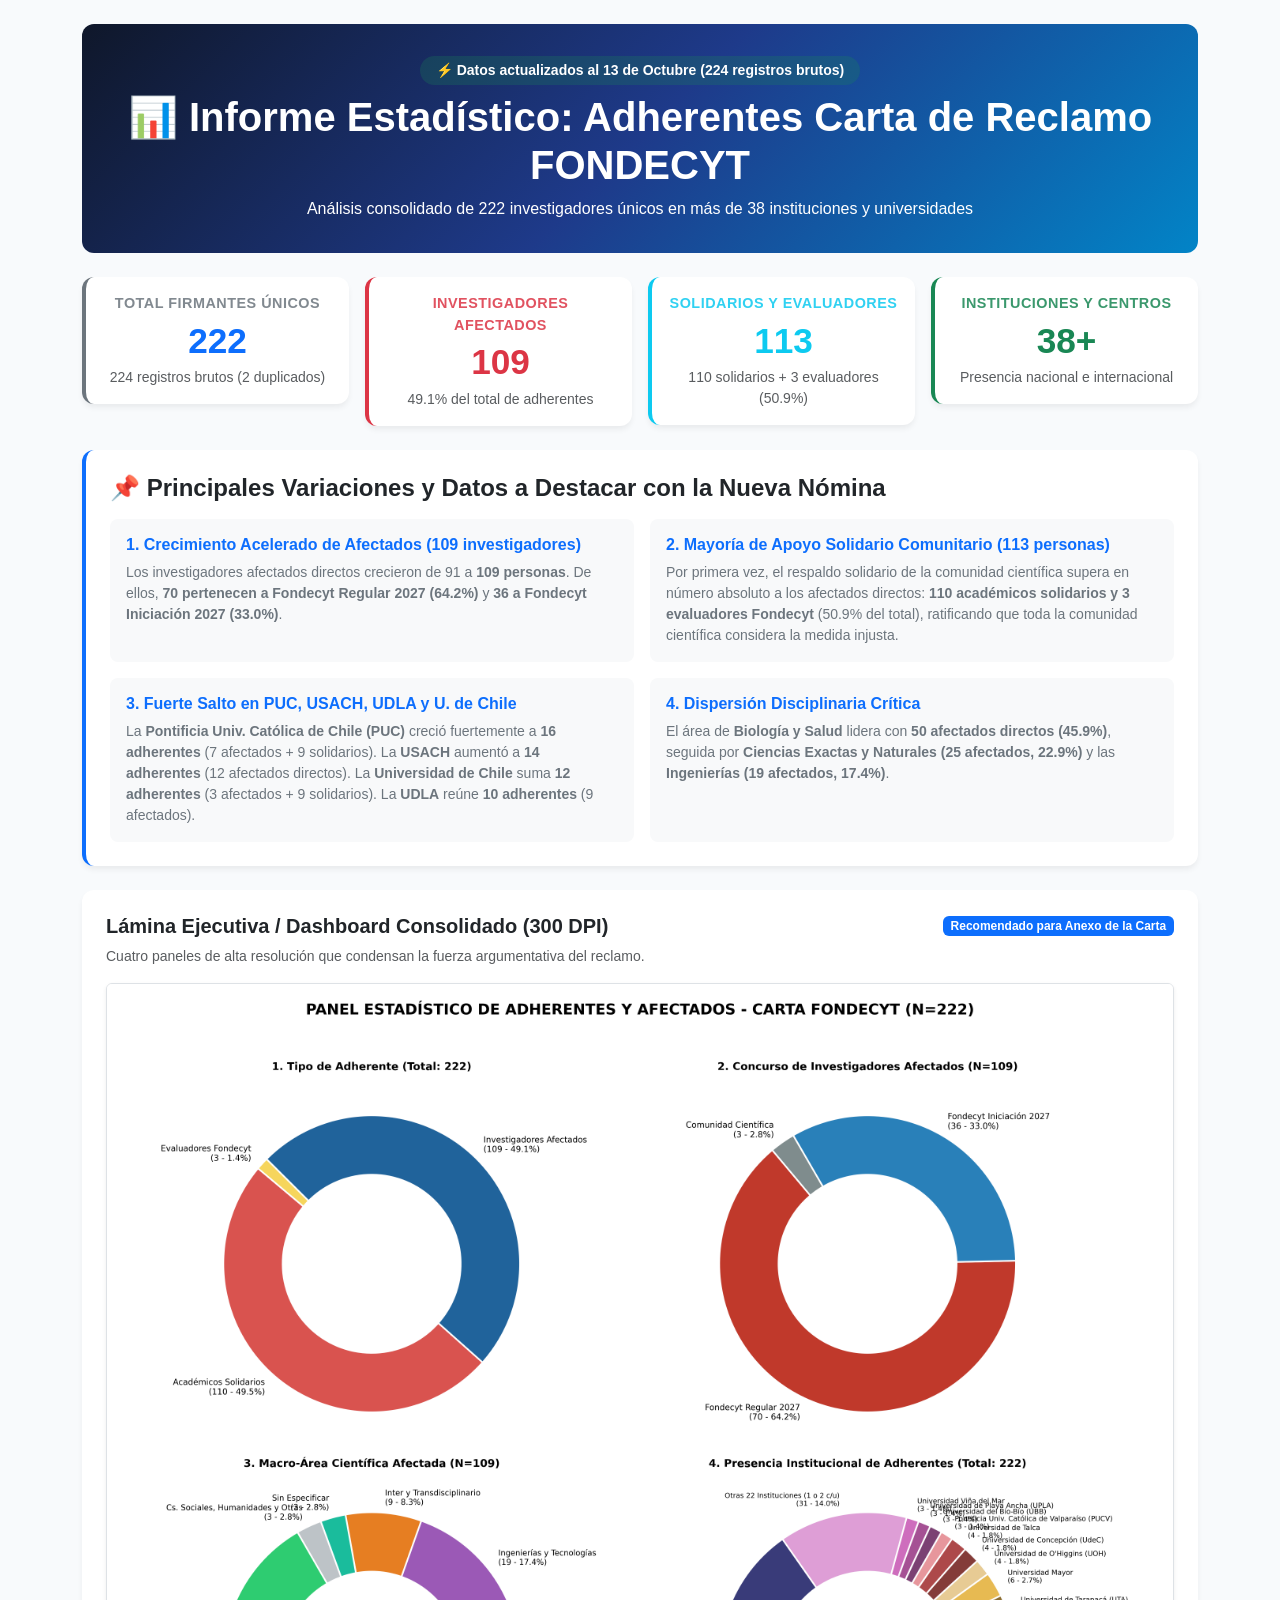
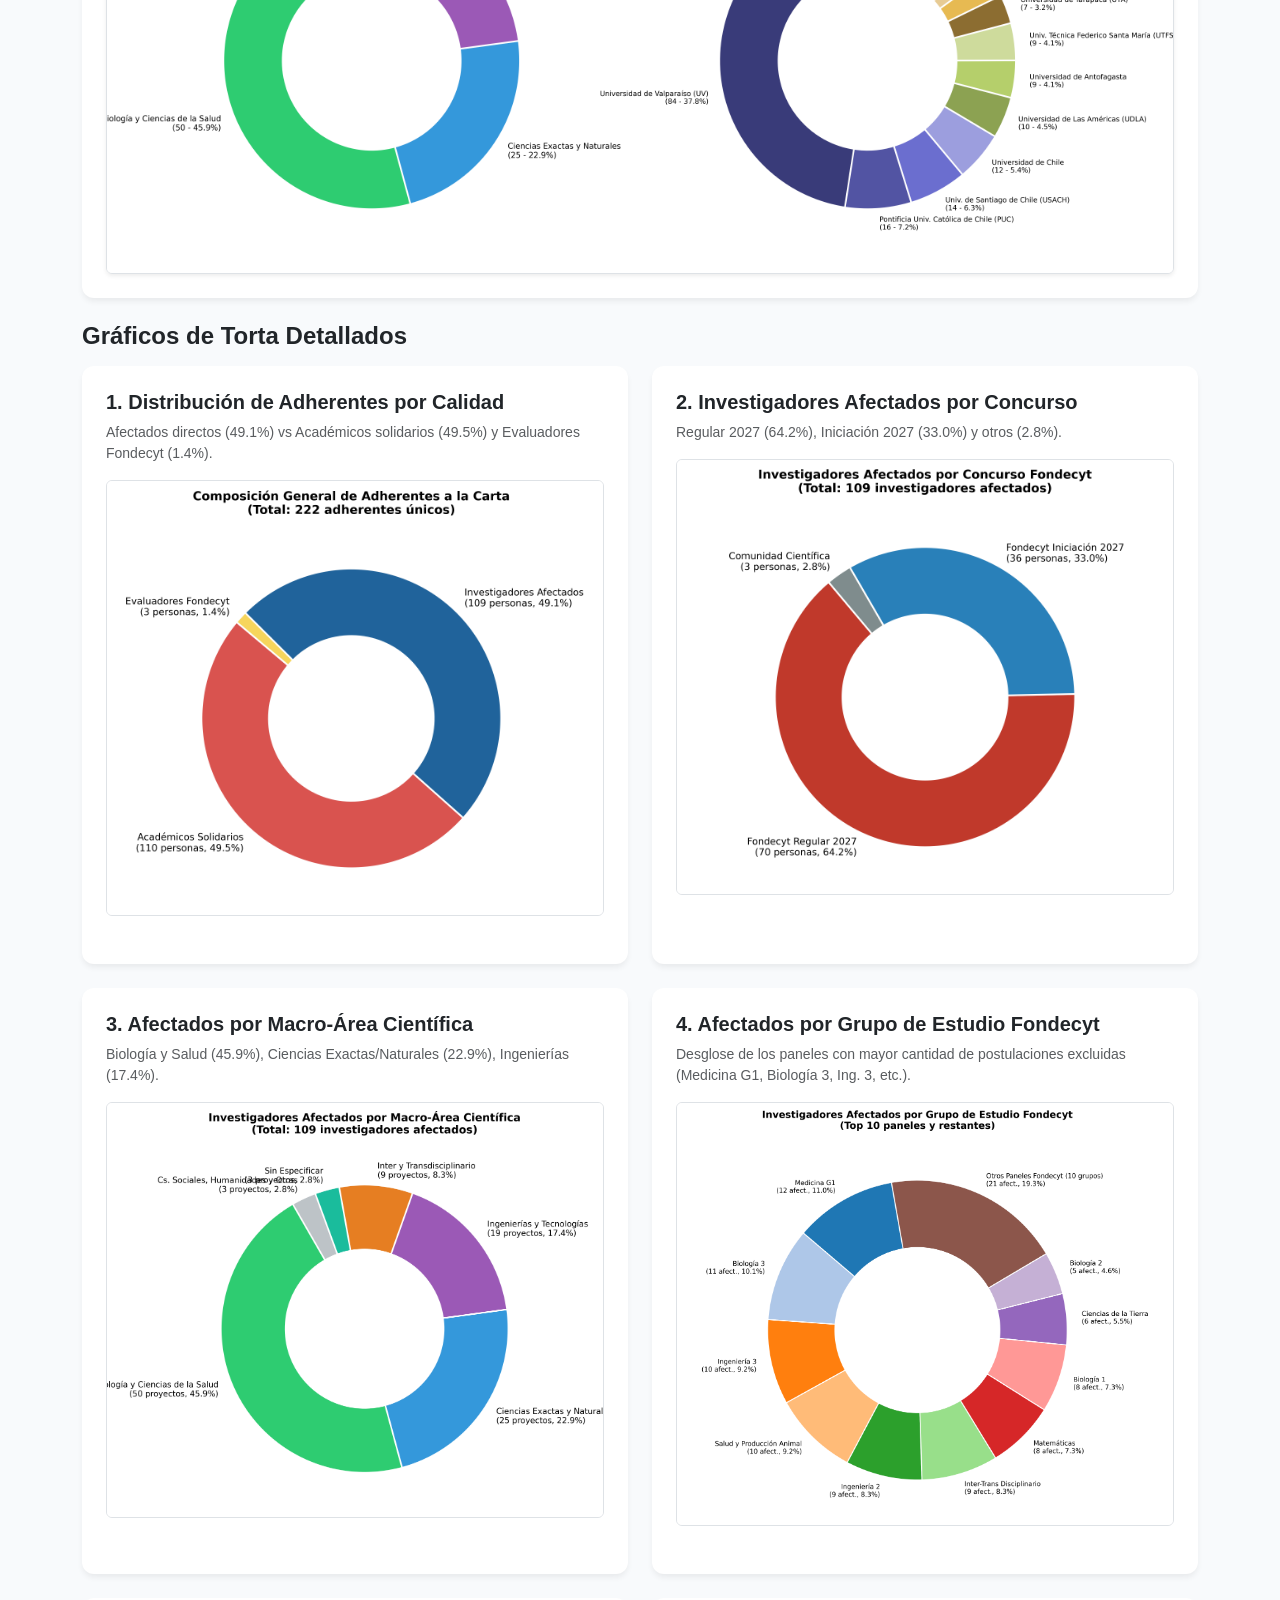
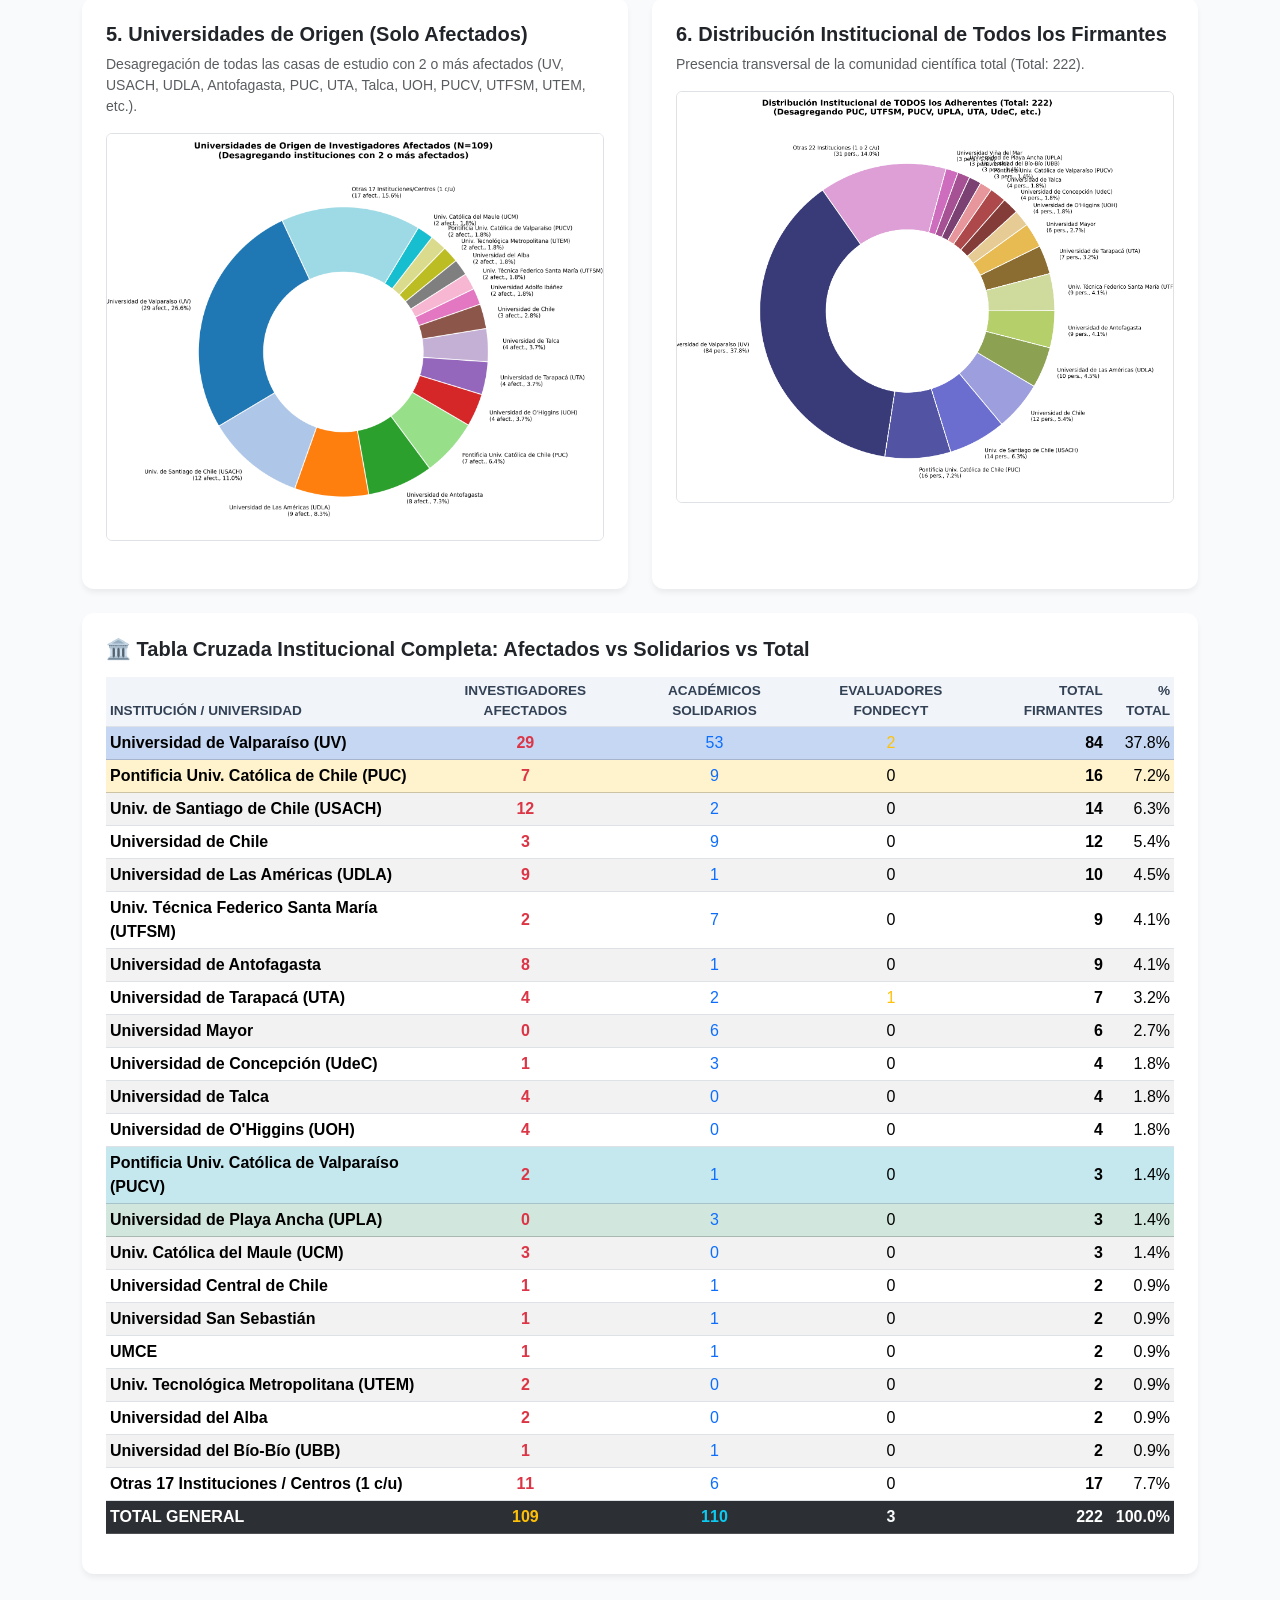
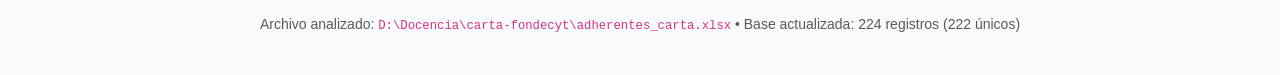
<file: reporte_estadisticas_fondecyt.html>
<!DOCTYPE html>
<html lang="es">
<head>
<meta charset="UTF-8">
<meta name="viewport" content="width=device-width, initial-scale=1.0">
<title>Estadísticas y Análisis de Adherentes - Carta FONDECYT (Actualizado)</title>
<link href="https://cdn.jsdelivr.net/npm/bootstrap@5.3.0/dist/css/bootstrap.min.css" rel="stylesheet">
<style>
  body { background-color: #f8fafc; font-family: -apple-system, BlinkMacSystemFont, 'Segoe UI', Roboto, Helvetica, Arial, sans-serif; color: #1e293b; }
  .header-box { background: linear-gradient(135deg, #0f172a, #1e3a8a, #0284c7); color: white; border-radius: 12px; padding: 32px 24px; margin-bottom: 24px; }
  .card-metric { border: none; border-radius: 12px; box-shadow: 0 4px 6px -1px rgba(0,0,0,0.07); transition: transform 0.2s; }
  .card-metric:hover { transform: translateY(-3px); }
  .metric-val { font-size: 2.2rem; font-weight: 700; }
  .metric-label { font-size: 0.9rem; text-transform: uppercase; letter-spacing: 0.5px; opacity: 0.85; font-weight: 600; }
  .chart-card { border: none; border-radius: 12px; box-shadow: 0 4px 6px -1px rgba(0,0,0,0.07); margin-bottom: 24px; background: white; }
  .table-custom th { background-color: #f1f5f9; color: #334155; font-size: 0.85rem; text-transform: uppercase; }
  .badge-pucv { background-color: #e0f2fe; color: #0369a1; font-weight: 600; }
  .badge-puc { background-color: #fef3c7; color: #92400e; font-weight: 600; }
  .badge-upla { background-color: #dcfce7; color: #15803d; font-weight: 600; }
  .badge-usach { background-color: #f3e8ff; color: #6b21a8; font-weight: 600; }
</style>
</head>
<body>
<div class="container py-4">
  <div class="header-box text-center">
    <div class="d-inline-block px-3 py-1 bg-success bg-opacity-25 rounded-pill text-white small mb-2 fw-semibold">
      ⚡ Datos actualizados al 13 de Octubre (224 registros brutos)
    </div>
    <h1 class="fw-bold mb-2">📊 Informe Estadístico: Adherentes Carta de Reclamo FONDECYT</h1>
    <p class="mb-0 lead fs-6">Análisis consolidado de 222 investigadores únicos en más de 38 instituciones y universidades</p>
  </div>

  <!-- Métricas Clave -->
  <div class="row g-3 mb-4">
    <div class="col-md-3">
      <div class="card card-metric p-3 text-center bg-white border-start border-4 border-secondary">
        <div class="metric-label text-secondary">Total Firmantes Únicos</div>
        <div class="metric-val text-primary">222</div>
        <small class="text-muted">224 registros brutos (2 duplicados)</small>
      </div>
    </div>
    <div class="col-md-3">
      <div class="card card-metric p-3 text-center bg-white border-start border-4 border-danger">
        <div class="metric-label text-danger">Investigadores Afectados</div>
        <div class="metric-val text-danger">109</div>
        <small class="text-muted">49.1% del total de adherentes</small>
      </div>
    </div>
    <div class="col-md-3">
      <div class="card card-metric p-3 text-center bg-white border-start border-4 border-info">
        <div class="metric-label text-info">Solidarios y Evaluadores</div>
        <div class="metric-val text-info">113</div>
        <small class="text-muted">110 solidarios + 3 evaluadores (50.9%)</small>
      </div>
    </div>
    <div class="col-md-3">
      <div class="card card-metric p-3 text-center bg-white border-start border-4 border-success">
        <div class="metric-label text-success">Instituciones y Centros</div>
        <div class="metric-val text-success">38+</div>
        <small class="text-muted">Presencia nacional e internacional</small>
      </div>
    </div>
  </div>

  <!-- Principales Hallazgos de la Actualización -->
  <div class="card chart-card p-4 mb-4 border-start border-4 border-primary">
    <h4 class="fw-bold text-dark mb-3">📌 Principales Variaciones y Datos a Destacar con la Nueva Nómina</h4>
    <div class="row g-3">
      <div class="col-md-6">
        <div class="p-3 bg-light rounded-3 h-100">
          <h6 class="fw-bold text-primary mb-2">1. Crecimiento Acelerado de Afectados (109 investigadores)</h6>
          <p class="mb-0 small text-secondary">
            Los investigadores afectados directos crecieron de 91 a <strong>109 personas</strong>.
            De ellos, <strong>70 pertenecen a Fondecyt Regular 2027 (64.2%)</strong> y <strong>36 a Fondecyt Iniciación 2027 (33.0%)</strong>.
          </p>
        </div>
      </div>
      <div class="col-md-6">
        <div class="p-3 bg-light rounded-3 h-100">
          <h6 class="fw-bold text-primary mb-2">2. Mayoría de Apoyo Solidario Comunitario (113 personas)</h6>
          <p class="mb-0 small text-secondary">
            Por primera vez, el respaldo solidario de la comunidad científica supera en número absoluto a los afectados directos: <strong>110 académicos solidarios y 3 evaluadores Fondecyt</strong> (50.9% del total), ratificando que toda la comunidad científica considera la medida injusta.
          </p>
        </div>
      </div>
      <div class="col-md-6">
        <div class="p-3 bg-light rounded-3 h-100">
          <h6 class="fw-bold text-primary mb-2">3. Fuerte Salto en PUC, USACH, UDLA y U. de Chile</h6>
          <p class="mb-0 small text-secondary">
            La <strong>Pontificia Univ. Católica de Chile (PUC)</strong> creció fuertemente a <strong>16 adherentes</strong> (7 afectados + 9 solidarios).
            La <strong>USACH</strong> aumentó a <strong>14 adherentes</strong> (12 afectados directos).
            La <strong>Universidad de Chile</strong> suma <strong>12 adherentes</strong> (3 afectados + 9 solidarios).
            La <strong>UDLA</strong> reúne <strong>10 adherentes</strong> (9 afectados).
          </p>
        </div>
      </div>
      <div class="col-md-6">
        <div class="p-3 bg-light rounded-3 h-100">
          <h6 class="fw-bold text-primary mb-2">4. Dispersión Disciplinaria Crítica</h6>
          <p class="mb-0 small text-secondary">
            El área de <strong>Biología y Salud</strong> lidera con <strong>50 afectados directos (45.9%)</strong>, seguida por <strong>Ciencias Exactas y Naturales (25 afectados, 22.9%)</strong> y las <strong>Ingenierías (19 afectados, 17.4%)</strong>.
          </p>
        </div>
      </div>
    </div>
  </div>

  <!-- Dashboard Consolidado 4 en 1 -->
  <div class="card chart-card p-4 mb-4 text-center">
    <div class="d-flex justify-content-between align-items-center mb-2">
      <h5 class="fw-bold text-dark mb-0">Lámina Ejecutiva / Dashboard Consolidado (300 DPI)</h5>
      <span class="badge bg-primary">Recomendado para Anexo de la Carta</span>
    </div>
    <p class="text-muted small mb-3 text-start">Cuatro paneles de alta resolución que condensan la fuerza argumentativa del reclamo.</p>
    <a href="graficos/00_dashboard_completo_fondecyt.png" target="_blank" title="Clic para ver en tamaño completo">
      <img src="graficos/00_dashboard_completo_fondecyt.png" class="img-fluid rounded border shadow-sm" alt="Dashboard Completo">
    </a>
  </div>

  <!-- Galería de Gráficos Tipo Torta -->
  <h4 class="fw-bold text-dark mb-3">Gráficos de Torta Detallados</h4>
  <div class="row g-4 mb-4">
    <div class="col-lg-6">
      <div class="card chart-card p-4 h-100">
        <h5 class="fw-bold mb-2 text-dark">1. Distribución de Adherentes por Calidad</h5>
        <p class="text-muted small mb-3">Afectados directos (49.1%) vs Académicos solidarios (49.5%) y Evaluadores Fondecyt (1.4%).</p>
        <a href="graficos/01_torta_adherentes_por_tipo.png" target="_blank">
          <img src="graficos/01_torta_adherentes_por_tipo.png" class="img-fluid rounded border" alt="Adherentes por Tipo">
        </a>
      </div>
    </div>
    <div class="col-lg-6">
      <div class="card chart-card p-4 h-100">
        <h5 class="fw-bold mb-2 text-dark">2. Investigadores Afectados por Concurso</h5>
        <p class="text-muted small mb-3">Regular 2027 (64.2%), Iniciación 2027 (33.0%) y otros (2.8%).</p>
        <a href="graficos/02_torta_afectados_concurso.png" target="_blank">
          <img src="graficos/02_torta_afectados_concurso.png" class="img-fluid rounded border" alt="Afectados por Concurso">
        </a>
      </div>
    </div>
    <div class="col-lg-6">
      <div class="card chart-card p-4 h-100">
        <h5 class="fw-bold mb-2 text-dark">3. Afectados por Macro-Área Científica</h5>
        <p class="text-muted small mb-3">Biología y Salud (45.9%), Ciencias Exactas/Naturales (22.9%), Ingenierías (17.4%).</p>
        <a href="graficos/03_torta_afectados_macroareas.png" target="_blank">
          <img src="graficos/03_torta_afectados_macroareas.png" class="img-fluid rounded border" alt="Afectados por Macro-Área">
        </a>
      </div>
    </div>
    <div class="col-lg-6">
      <div class="card chart-card p-4 h-100">
        <h5 class="fw-bold mb-2 text-dark">4. Afectados por Grupo de Estudio Fondecyt</h5>
        <p class="text-muted small mb-3">Desglose de los paneles con mayor cantidad de postulaciones excluidas (Medicina G1, Biología 3, Ing. 3, etc.).</p>
        <a href="graficos/04_torta_afectados_grupos_estudio.png" target="_blank">
          <img src="graficos/04_torta_afectados_grupos_estudio.png" class="img-fluid rounded border" alt="Grupos de Estudio Fondecyt">
        </a>
      </div>
    </div>
    <div class="col-lg-6">
      <div class="card chart-card p-4 h-100">
        <h5 class="fw-bold mb-2 text-dark">5. Universidades de Origen (Solo Afectados)</h5>
        <p class="text-muted small mb-3">Desagregación de todas las casas de estudio con 2 o más afectados (UV, USACH, UDLA, Antofagasta, PUC, UTA, Talca, UOH, PUCV, UTFSM, UTEM, etc.).</p>
        <a href="graficos/05_torta_afectados_universidades.png" target="_blank">
          <img src="graficos/05_torta_afectados_universidades.png" class="img-fluid rounded border" alt="Universidades Afectados">
        </a>
      </div>
    </div>
    <div class="col-lg-6">
      <div class="card chart-card p-4 h-100">
        <h5 class="fw-bold mb-2 text-dark">6. Distribución Institucional de Todos los Firmantes</h5>
        <p class="text-muted small mb-3">Presencia transversal de la comunidad científica total (Total: 222).</p>
        <a href="graficos/06_torta_total_adherentes_universidades.png" target="_blank">
          <img src="graficos/06_torta_total_adherentes_universidades.png" class="img-fluid rounded border" alt="Total Adherentes Universidades">
        </a>
      </div>
    </div>
  </div>

  <!-- Tabla Institucional Completa y Cruzada -->
  <div class="card chart-card p-4 mb-4">
    <h5 class="fw-bold mb-3 text-dark">🏛️ Tabla Cruzada Institucional Completa: Afectados vs Solidarios vs Total</h5>
    <div class="table-responsive">
      <table class="table table-sm table-striped table-hover align-middle table-custom">
        <thead>
          <tr>
            <th>Institución / Universidad</th>
            <th class="text-center">Investigadores Afectados</th>
            <th class="text-center">Académicos Solidarios</th>
            <th class="text-center">Evaluadores Fondecyt</th>
            <th class="text-end fw-bold">Total Firmantes</th>
            <th class="text-end">% Total</th>
          </tr>
        </thead>
        <tbody>
          <tr class="table-primary">
            <td><strong>Universidad de Valparaíso (UV)</strong></td>
            <td class="text-center fw-bold text-danger">29</td>
            <td class="text-center text-primary">53</td>
            <td class="text-center text-warning">2</td>
            <td class="text-end fw-bold">84</td>
            <td class="text-end">37.8%</td>
          </tr>
          <tr class="table-warning">
            <td><strong>Pontificia Univ. Católica de Chile (PUC)</strong></td>
            <td class="text-center fw-bold text-danger">7</td>
            <td class="text-center text-primary">9</td>
            <td class="text-center">0</td>
            <td class="text-end fw-bold">16</td>
            <td class="text-end">7.2%</td>
          </tr>
          <tr>
            <td><strong>Univ. de Santiago de Chile (USACH)</strong></td>
            <td class="text-center fw-bold text-danger">12</td>
            <td class="text-center text-primary">2</td>
            <td class="text-center">0</td>
            <td class="text-end fw-bold">14</td>
            <td class="text-end">6.3%</td>
          </tr>
          <tr>
            <td><strong>Universidad de Chile</strong></td>
            <td class="text-center fw-bold text-danger">3</td>
            <td class="text-center text-primary">9</td>
            <td class="text-center">0</td>
            <td class="text-end fw-bold">12</td>
            <td class="text-end">5.4%</td>
          </tr>
          <tr>
            <td><strong>Universidad de Las Américas (UDLA)</strong></td>
            <td class="text-center fw-bold text-danger">9</td>
            <td class="text-center text-primary">1</td>
            <td class="text-center">0</td>
            <td class="text-end fw-bold">10</td>
            <td class="text-end">4.5%</td>
          </tr>
          <tr>
            <td><strong>Univ. Técnica Federico Santa María (UTFSM)</strong></td>
            <td class="text-center fw-bold text-danger">2</td>
            <td class="text-center text-primary">7</td>
            <td class="text-center">0</td>
            <td class="text-end fw-bold">9</td>
            <td class="text-end">4.1%</td>
          </tr>
          <tr>
            <td><strong>Universidad de Antofagasta</strong></td>
            <td class="text-center fw-bold text-danger">8</td>
            <td class="text-center text-primary">1</td>
            <td class="text-center">0</td>
            <td class="text-end fw-bold">9</td>
            <td class="text-end">4.1%</td>
          </tr>
          <tr>
            <td><strong>Universidad de Tarapacá (UTA)</strong></td>
            <td class="text-center fw-bold text-danger">4</td>
            <td class="text-center text-primary">2</td>
            <td class="text-center text-warning">1</td>
            <td class="text-end fw-bold">7</td>
            <td class="text-end">3.2%</td>
          </tr>
          <tr>
            <td><strong>Universidad Mayor</strong></td>
            <td class="text-center fw-bold text-danger">0</td>
            <td class="text-center text-primary">6</td>
            <td class="text-center">0</td>
            <td class="text-end fw-bold">6</td>
            <td class="text-end">2.7%</td>
          </tr>
          <tr>
            <td><strong>Universidad de Concepción (UdeC)</strong></td>
            <td class="text-center fw-bold text-danger">1</td>
            <td class="text-center text-primary">3</td>
            <td class="text-center">0</td>
            <td class="text-end fw-bold">4</td>
            <td class="text-end">1.8%</td>
          </tr>
          <tr>
            <td><strong>Universidad de Talca</strong></td>
            <td class="text-center fw-bold text-danger">4</td>
            <td class="text-center text-primary">0</td>
            <td class="text-center">0</td>
            <td class="text-end fw-bold">4</td>
            <td class="text-end">1.8%</td>
          </tr>
          <tr>
            <td><strong>Universidad de O'Higgins (UOH)</strong></td>
            <td class="text-center fw-bold text-danger">4</td>
            <td class="text-center text-primary">0</td>
            <td class="text-center">0</td>
            <td class="text-end fw-bold">4</td>
            <td class="text-end">1.8%</td>
          </tr>
          <tr class="table-info">
            <td><strong>Pontificia Univ. Católica de Valparaíso (PUCV)</strong></td>
            <td class="text-center fw-bold text-danger">2</td>
            <td class="text-center text-primary">1</td>
            <td class="text-center">0</td>
            <td class="text-end fw-bold">3</td>
            <td class="text-end">1.4%</td>
          </tr>
          <tr class="table-success">
            <td><strong>Universidad de Playa Ancha (UPLA)</strong></td>
            <td class="text-center fw-bold text-danger">0</td>
            <td class="text-center text-primary">3</td>
            <td class="text-center">0</td>
            <td class="text-end fw-bold">3</td>
            <td class="text-end">1.4%</td>
          </tr>
          <tr>
            <td><strong>Univ. Católica del Maule (UCM)</strong></td>
            <td class="text-center fw-bold text-danger">3</td>
            <td class="text-center text-primary">0</td>
            <td class="text-center">0</td>
            <td class="text-end fw-bold">3</td>
            <td class="text-end">1.4%</td>
          </tr>
          <tr>
            <td><strong>Universidad Central de Chile</strong></td>
            <td class="text-center fw-bold text-danger">1</td>
            <td class="text-center text-primary">1</td>
            <td class="text-center">0</td>
            <td class="text-end fw-bold">2</td>
            <td class="text-end">0.9%</td>
          </tr>
          <tr>
            <td><strong>Universidad San Sebastián</strong></td>
            <td class="text-center fw-bold text-danger">1</td>
            <td class="text-center text-primary">1</td>
            <td class="text-center">0</td>
            <td class="text-end fw-bold">2</td>
            <td class="text-end">0.9%</td>
          </tr>
          <tr>
            <td><strong>UMCE</strong></td>
            <td class="text-center fw-bold text-danger">1</td>
            <td class="text-center text-primary">1</td>
            <td class="text-center">0</td>
            <td class="text-end fw-bold">2</td>
            <td class="text-end">0.9%</td>
          </tr>
          <tr>
            <td><strong>Univ. Tecnológica Metropolitana (UTEM)</strong></td>
            <td class="text-center fw-bold text-danger">2</td>
            <td class="text-center text-primary">0</td>
            <td class="text-center">0</td>
            <td class="text-end fw-bold">2</td>
            <td class="text-end">0.9%</td>
          </tr>
          <tr>
            <td><strong>Universidad del Alba</strong></td>
            <td class="text-center fw-bold text-danger">2</td>
            <td class="text-center text-primary">0</td>
            <td class="text-center">0</td>
            <td class="text-end fw-bold">2</td>
            <td class="text-end">0.9%</td>
          </tr>
          <tr>
            <td><strong>Universidad del Bío-Bío (UBB)</strong></td>
            <td class="text-center fw-bold text-danger">1</td>
            <td class="text-center text-primary">1</td>
            <td class="text-center">0</td>
            <td class="text-end fw-bold">2</td>
            <td class="text-end">0.9%</td>
          </tr>
          <tr>
            <td><strong>Otras 17 Instituciones / Centros (1 c/u)</strong></td>
            <td class="text-center fw-bold text-danger">11</td>
            <td class="text-center text-primary">6</td>
            <td class="text-center">0</td>
            <td class="text-end fw-bold">17</td>
            <td class="text-end">7.7%</td>
          </tr>
          <tr class="table-dark fw-bold">
            <td>TOTAL GENERAL</td>
            <td class="text-center text-warning">109</td>
            <td class="text-center text-info">110</td>
            <td class="text-center text-light">3</td>
            <td class="text-end text-white">222</td>
            <td class="text-end text-white">100.0%</td>
          </tr>
        </tbody>
      </table>
    </div>
  </div>

  <footer class="text-center text-muted small py-3">
    Archivo analizado: <code>D:\Docencia\carta-fondecyt\adherentes_carta.xlsx</code> &bull; Base actualizada: 224 registros (222 únicos)
  </footer>
</div>
</body>
</html>
</file>
